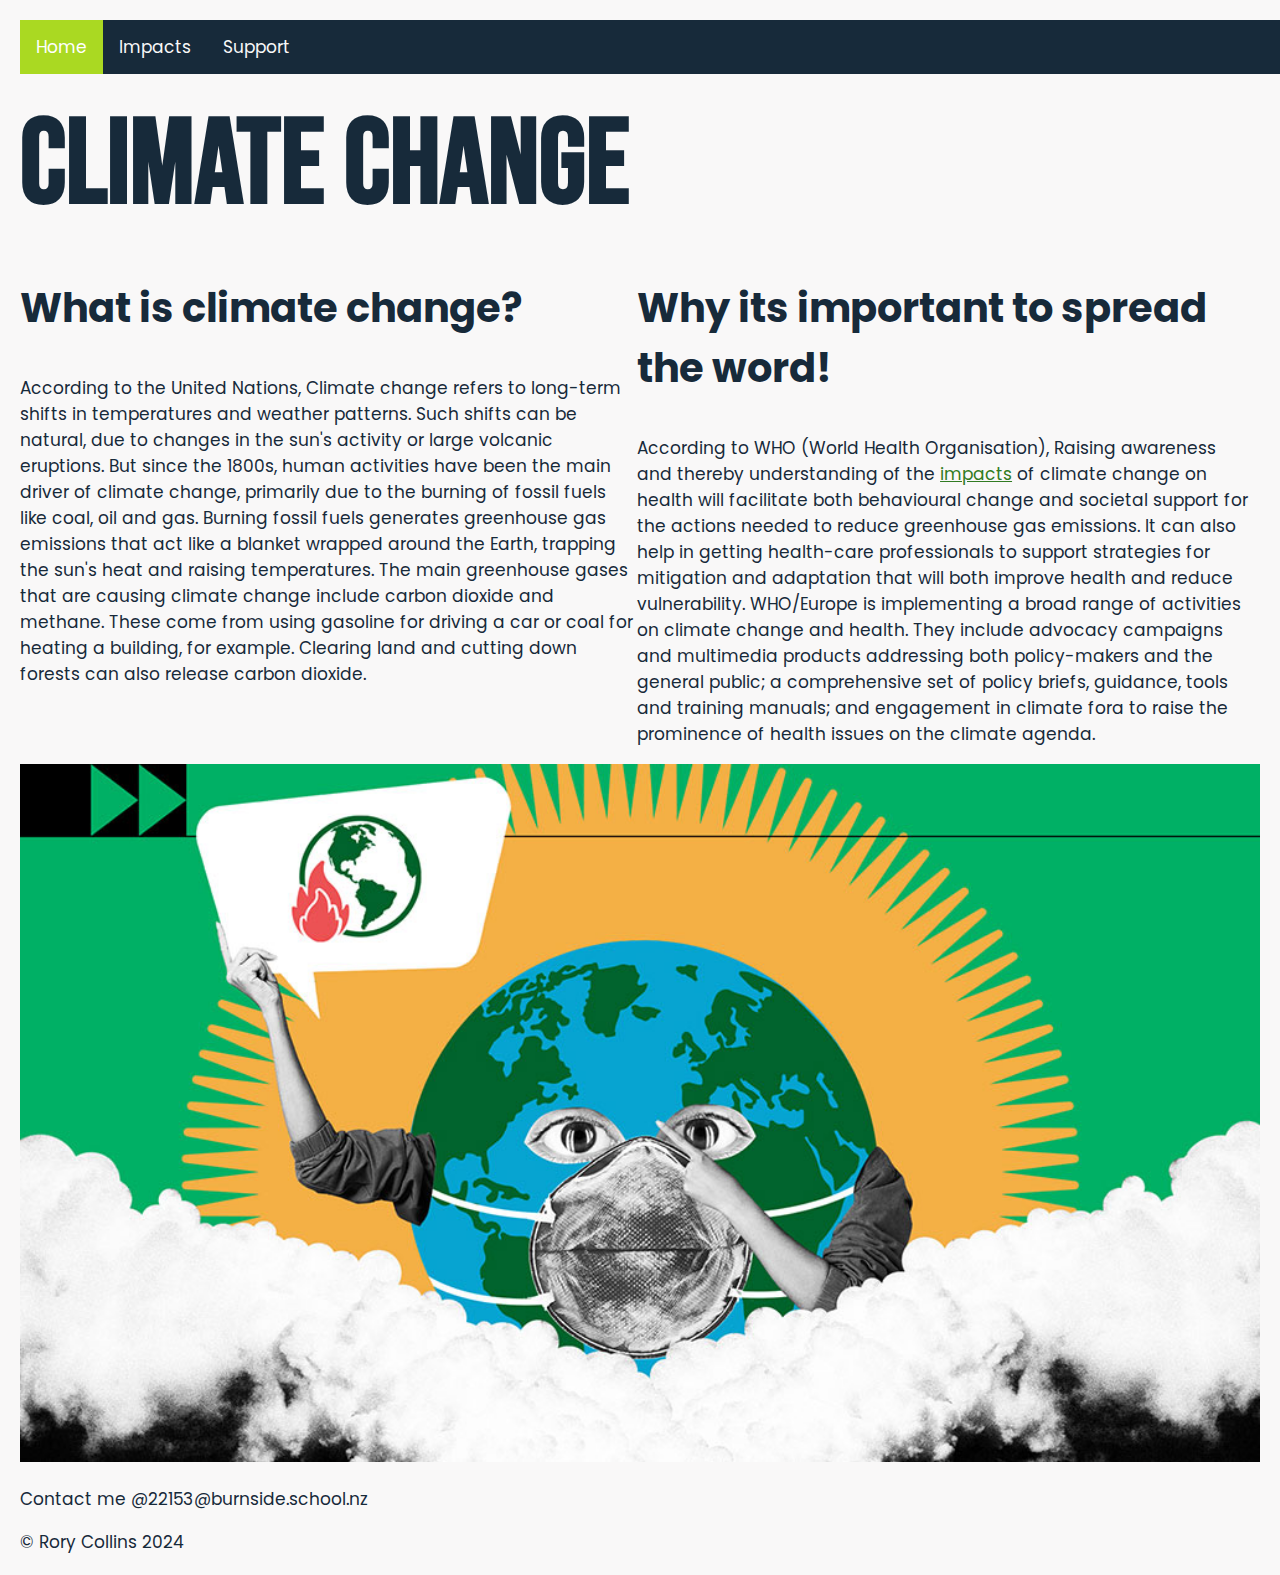
<file: index.html>
<!DOCTYPE html>
<html lang="en">
  <head>
    <meta charset="UTF-8">
    <meta name="viewport" content="width=device-width, initial-scale=1">
    <link rel="stylesheet" href="css/climatechangestyle.css">
    <title>Climate Change</title>
  </head>
  <body>
    <div class="topnav">
      <a class="active" href="index.html">Home</a>
      <a href="impacts.html">Impacts</a>
      <a href="support.html">Support</a>
    </div>
    <h1>Climate Change</h1>
    <div>
        <h2>What is climate change?</h2>
  
        <p>According to the United Nations, Climate change refers to long-term shifts in temperatures and weather patterns. 
          Such shifts can be natural, due to changes in the sun's activity or large volcanic eruptions. 
          But since the 1800s, human activities have been the main driver of climate change, primarily due to the burning of fossil fuels like coal, oil and gas. Burning fossil fuels generates greenhouse gas emissions that act like a blanket wrapped around the Earth, trapping the sun's heat and raising temperatures. 
          The main greenhouse gases that are causing climate change include carbon dioxide and methane. These come from using gasoline for driving a car or coal for heating a building, for example. Clearing land and cutting down forests can also release carbon dioxide. 
        </p>
    </div>
      <div>
      <h2>Why its important to spread the word!</h2>  
      <p>According to WHO (World Health Organisation), Raising awareness and thereby understanding of the <a href="impacts.html">impacts</a> of climate change on health will facilitate both behavioural change and societal support for the actions needed to reduce greenhouse gas emissions. 
        It can also help in getting health-care professionals to support strategies for mitigation and adaptation that will both improve health and reduce vulnerability. WHO/Europe is implementing a broad range of activities on climate change and health. 
        They include advocacy campaigns and multimedia products addressing both policy-makers and the general public; a comprehensive set of policy briefs, guidance, tools and training manuals; and engagement in climate fora to raise the prominence of health issues on the climate agenda.</p>
    </div>
    <img src="images/earth-asking-for-help.jpg" alt="This is an image of earth asking for help" >
    <p>Contact me @22153@burnside.school.nz</p>
    <p>©  Rory Collins 2024</p>
  </body>
</html>
</file>
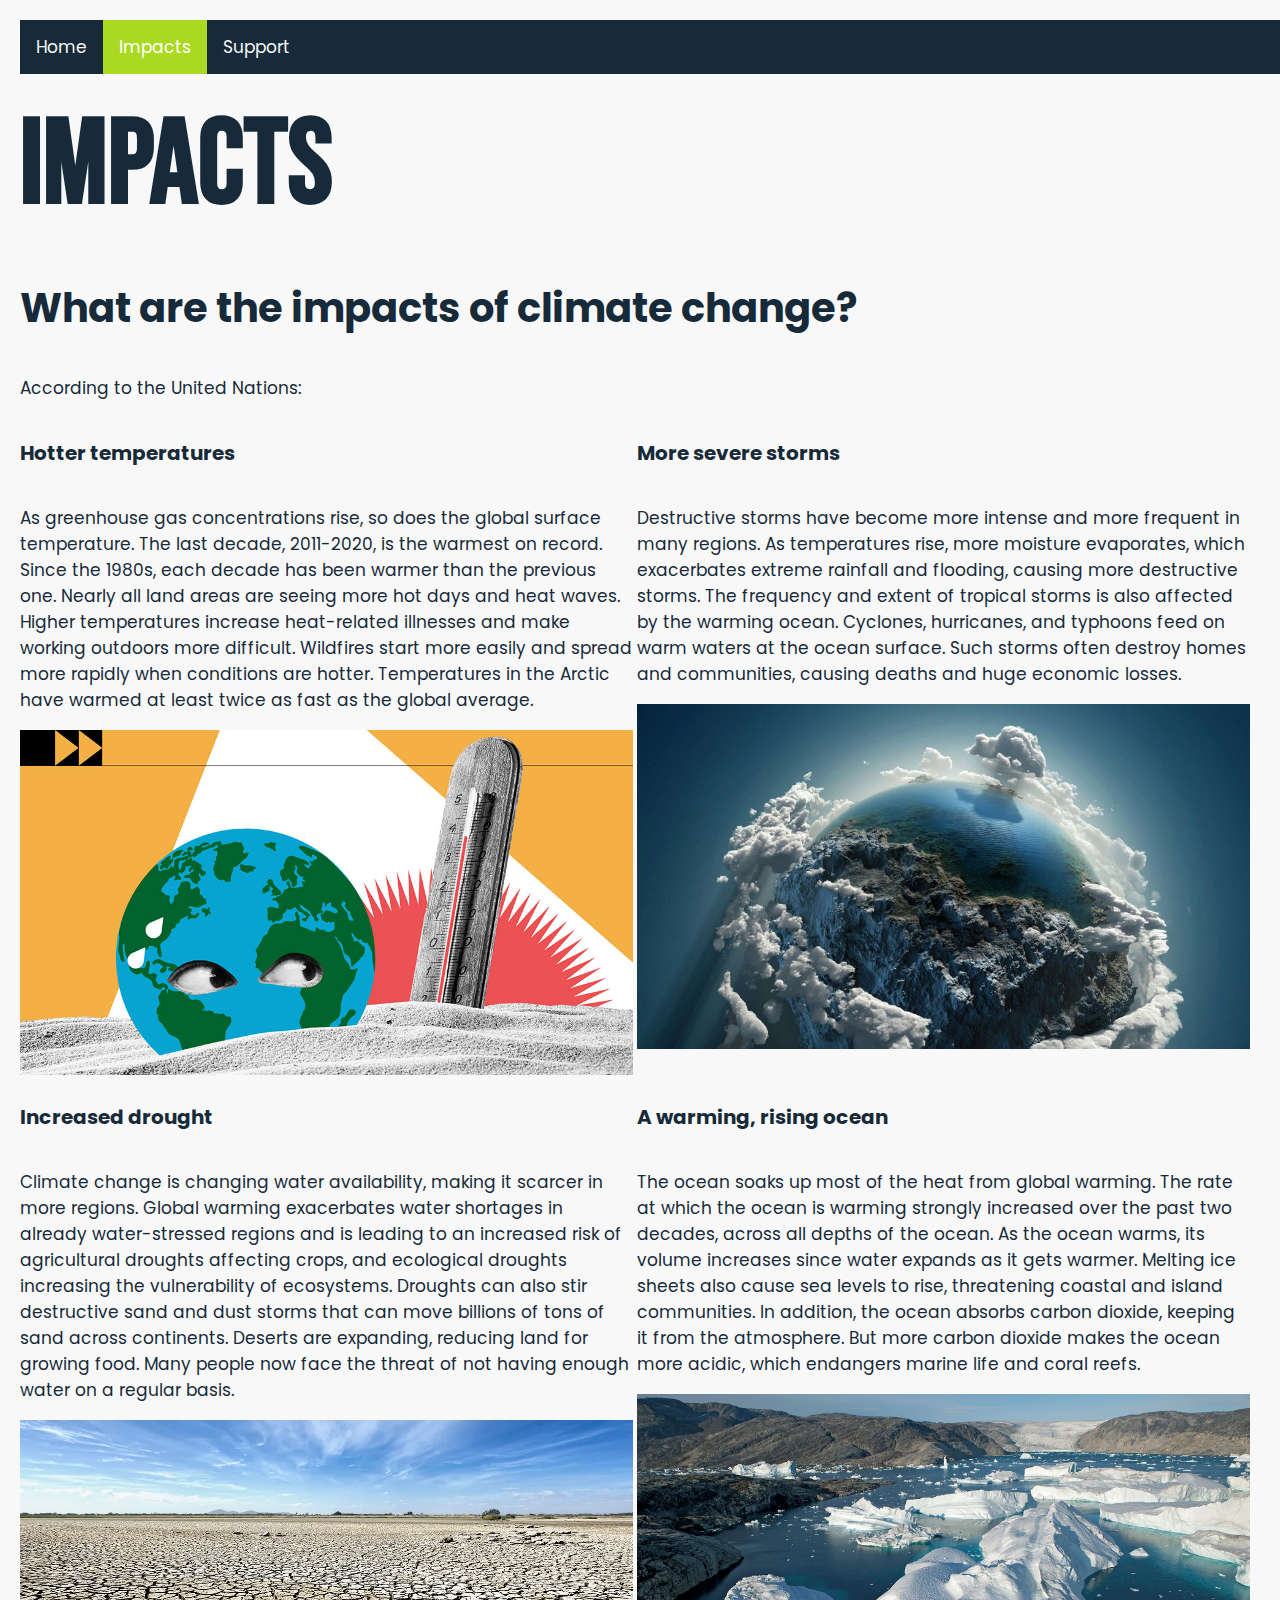
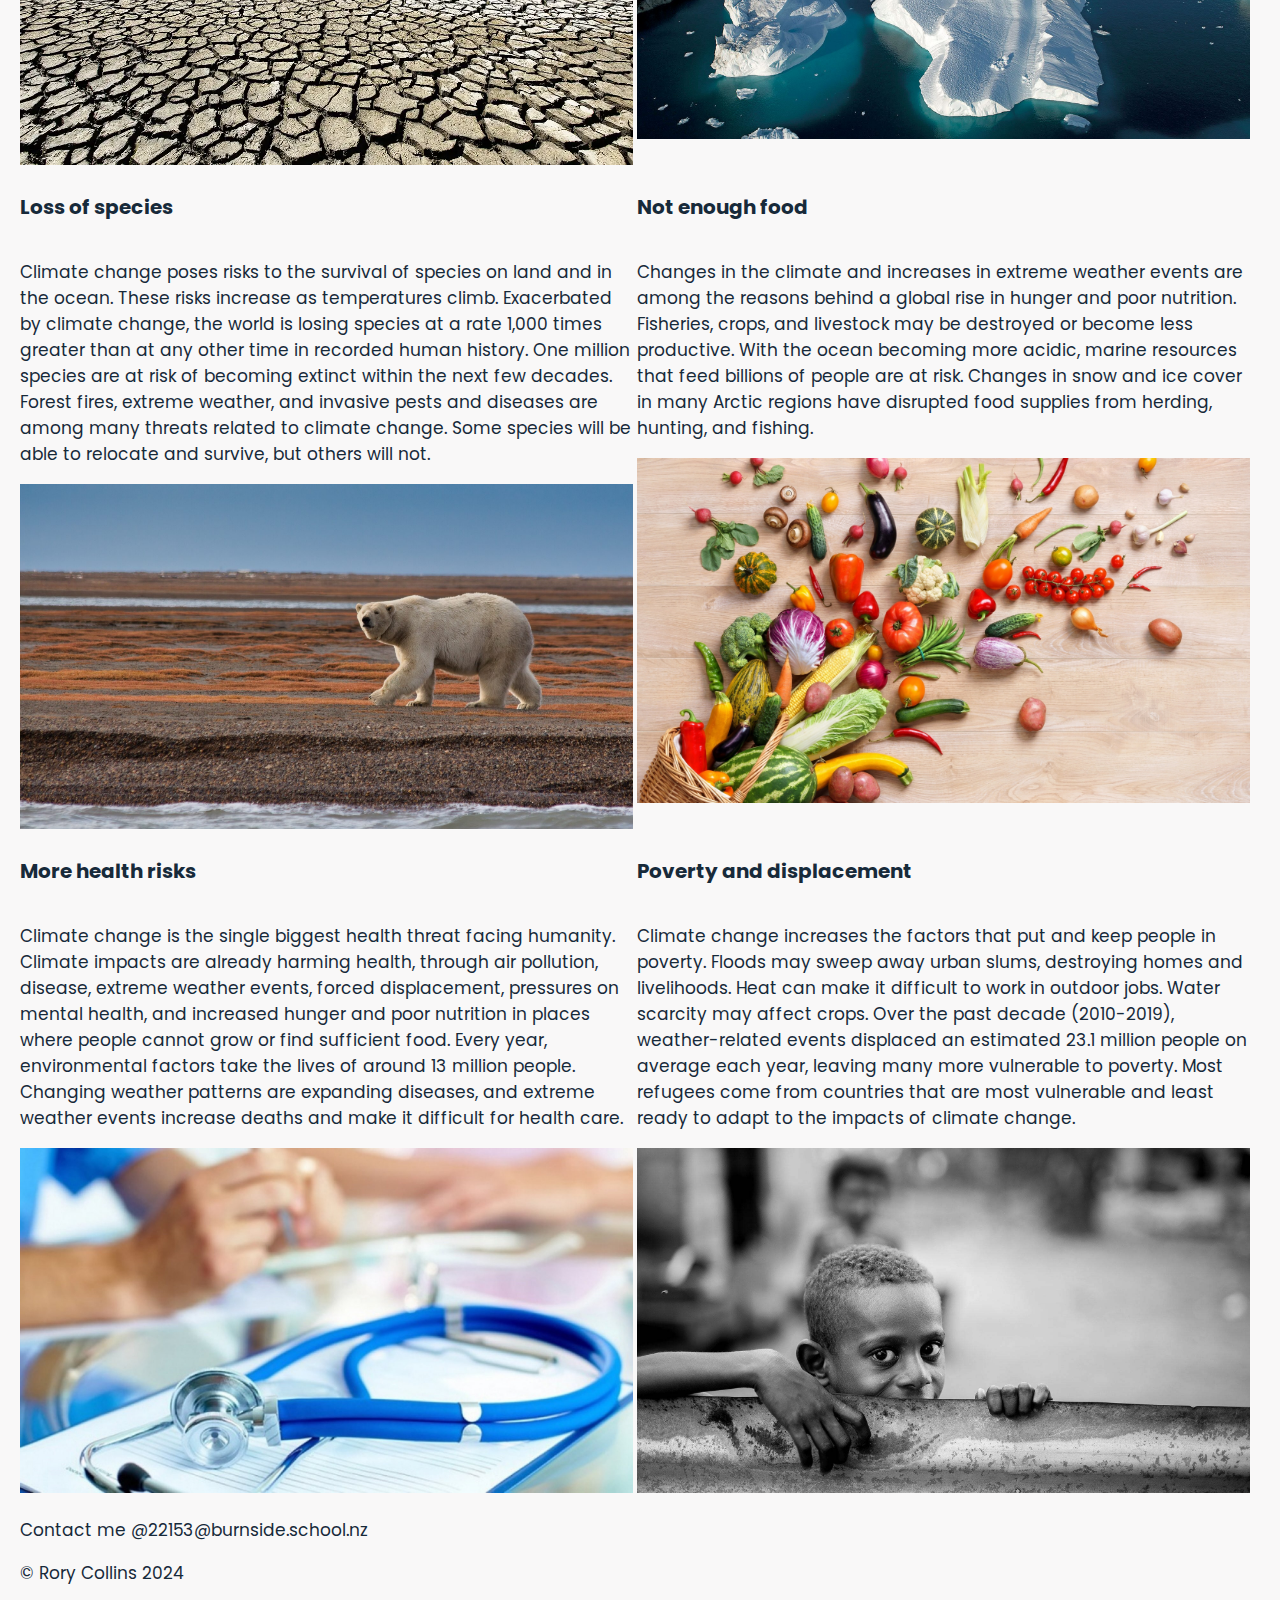
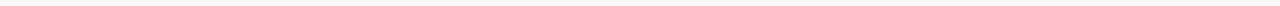
<file: impacts.html>
<!DOCTYPE html>
<html lang="en">
  <head>
    <meta charset="UTF-8">
    <meta name="viewport" content="width=device-width, initial-scale=1">
    <link rel="stylesheet" href="css/climatechangestyle.css">
    <title>Climate Change</title>
  </head>
  <body>
    <div class="topnav">
      <a href="index.html">Home</a>
      <a class="active" href="impacts.html">Impacts</a>
      <a href="support.html">Support</a>
    </div>
    <h1>Impacts</h1>
        <h2>What are the impacts of climate change?</h2>
        <p>According to the United Nations:</p>
        <div>
<h3>Hotter temperatures</h3>
<p>As greenhouse gas concentrations rise, so does the global surface temperature. The last decade, 2011-2020, is the warmest on record. Since the 1980s, each decade has been warmer than the previous one. Nearly all land areas are seeing more hot days and heat waves. Higher temperatures increase heat-related illnesses and make working outdoors more difficult. Wildfires start more easily and spread more rapidly when conditions are hotter. Temperatures in the Arctic have warmed at least twice as fast as the global average.</p>
<img src="images/climatechange11.jpg" alt="This is an image of the earth heating up">
</div>
<div>
<h3>More severe storms</h3>

<p>Destructive storms have become more intense and more frequent in many regions. As temperatures rise, more moisture evaporates, which exacerbates extreme rainfall and flooding, causing more destructive storms. The frequency and extent of tropical storms is also affected by the warming ocean. Cyclones, hurricanes, and typhoons feed on warm waters at the ocean surface. Such storms often destroy homes and communities, causing deaths and huge economic losses.</p>
<img src="images/header-effects-climate-change.2e16d0ba.fill-933x525-c100.jpg" alt="This is an image the world covered in clouds">
</div>
<div>
<h3>Increased drought</h3>

<p>Climate change is changing water availability, making it scarcer in more regions. Global warming exacerbates water shortages in already water-stressed regions and is leading to an increased risk of agricultural droughts affecting crops, and ecological droughts increasing the vulnerability of ecosystems. Droughts can also stir destructive sand and dust storms that can move billions of tons of sand across continents. Deserts are expanding, reducing land for growing food. Many people now face the threat of not having enough water on a regular basis.</p>
<img src="images/effectsbannernew-opt.webp" alt="This is an image of the earth heating up">
</div>
<div>
<h3>A warming, rising ocean</h3>

<p>The ocean soaks up most of the heat from global warming. The rate at which the ocean is warming strongly increased over the past two decades, across all depths of the ocean. As the ocean warms, its volume increases since water expands as it gets warmer. Melting ice sheets also cause sea levels to rise, threatening coastal and island communities. In addition, the ocean absorbs carbon dioxide, keeping it from the atmosphere. But more carbon dioxide makes the ocean more acidic, which endangers marine life and coral reefs.</p>
<img src="images/GreenlandCover_C16x9.jpg" alt="This is an image of  an iceberg">
</div>
<div>
<h3>Loss of species</h3>

<p>Climate change poses risks to the survival of species on land and in the ocean. These risks increase as temperatures climb. Exacerbated by climate change, the world is losing species at a rate 1,000 times greater than at any other time in recorded human history. One million species are at risk of becoming extinct within the next few decades. Forest fires, extreme weather, and invasive pests and diseases are among many threats related to climate change. Some species will be able to relocate and survive, but others will not.</p>
<img src="images/polar-bear-1920x1080.jpg" alt="This is an image of a polar bear">
</div>
<div>
<h3>Not enough food</h3>

<p>Changes in the climate and increases in extreme weather events are among the reasons behind a global rise in hunger and poor nutrition. Fisheries, crops, and livestock may be destroyed or become less productive. With the ocean becoming more acidic, marine resources that feed billions of people are at risk. Changes in snow and ice cover in many Arctic regions have disrupted food supplies from herding, hunting, and fishing.</p>
<img src="images/Screen-Shot-2019-08-27-at-10.58.17-AM.png" alt="This is an image of a wheat field">
</div>
<div>
<h3>More health risks</h3>

<p>Climate change is the single biggest health threat facing humanity. Climate impacts are already harming health, through air pollution, disease, extreme weather events, forced displacement, pressures on mental health, and increased hunger and poor nutrition in places where people cannot grow or find sufficient food. Every year, environmental factors take the lives of around 13 million people. Changing weather patterns are expanding diseases, and extreme weather events increase deaths and make it difficult for health care.</p>
<img src="images/1324682-1920x1080-desktop-1080p-health-wallpaper-image.jpg" alt="This is an image of a stethoscope">
</div>
<div>
<h3>Poverty and displacement</h3>

<p>Climate change increases the factors that put and keep people in poverty. Floods may sweep away urban slums, destroying homes and livelihoods. Heat can make it difficult to work in outdoor jobs. Water scarcity may affect crops. Over the past decade (2010-2019), weather-related events displaced an estimated 23.1 million people on average each year, leaving many more vulnerable to poverty. Most refugees come from countries that are most vulnerable and least ready to adapt to the impacts of climate change.</p>
<img src="images/richmanpoorman_hero.jpg" alt="This is an image of a young poor boy, most likely in poverty">
</div>
    <p>Contact me @22153@burnside.school.nz</p>
    <p>©  Rory Collins 2024</p>
  </body>
</html>
</file>
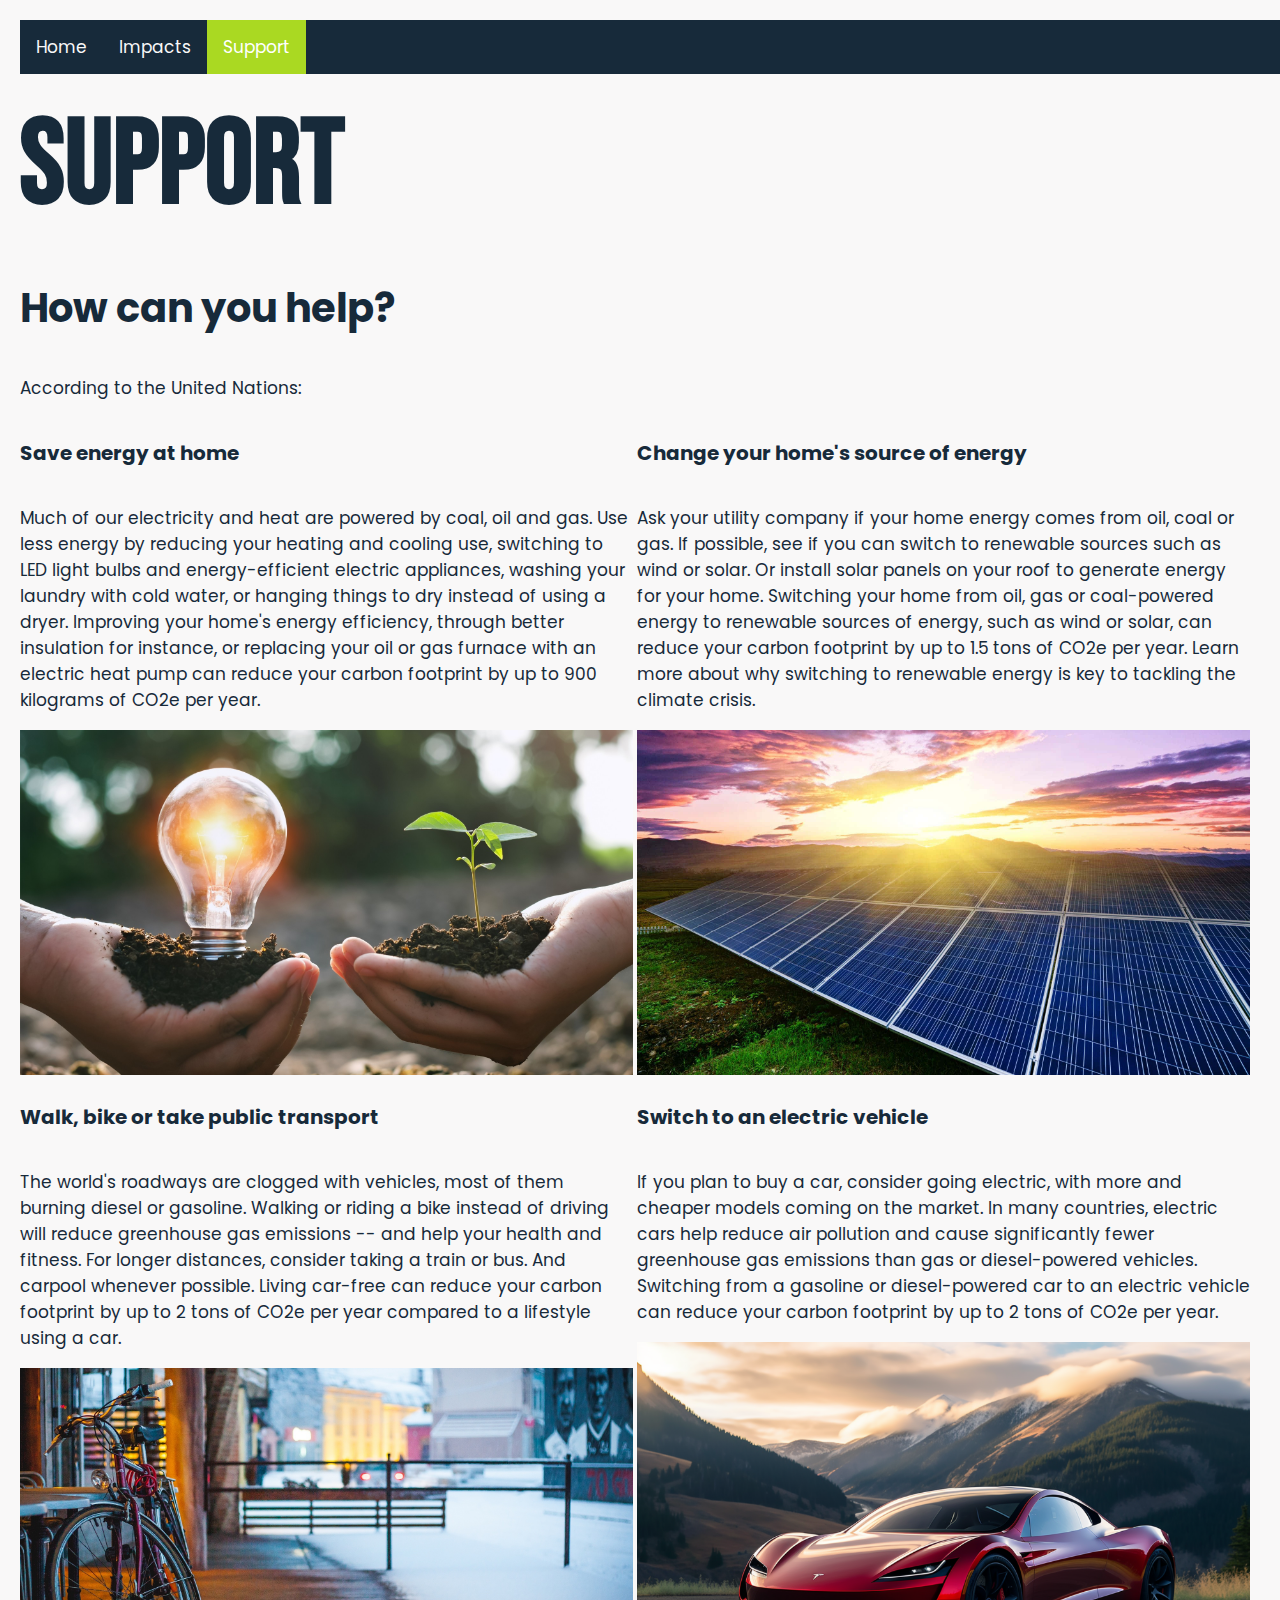
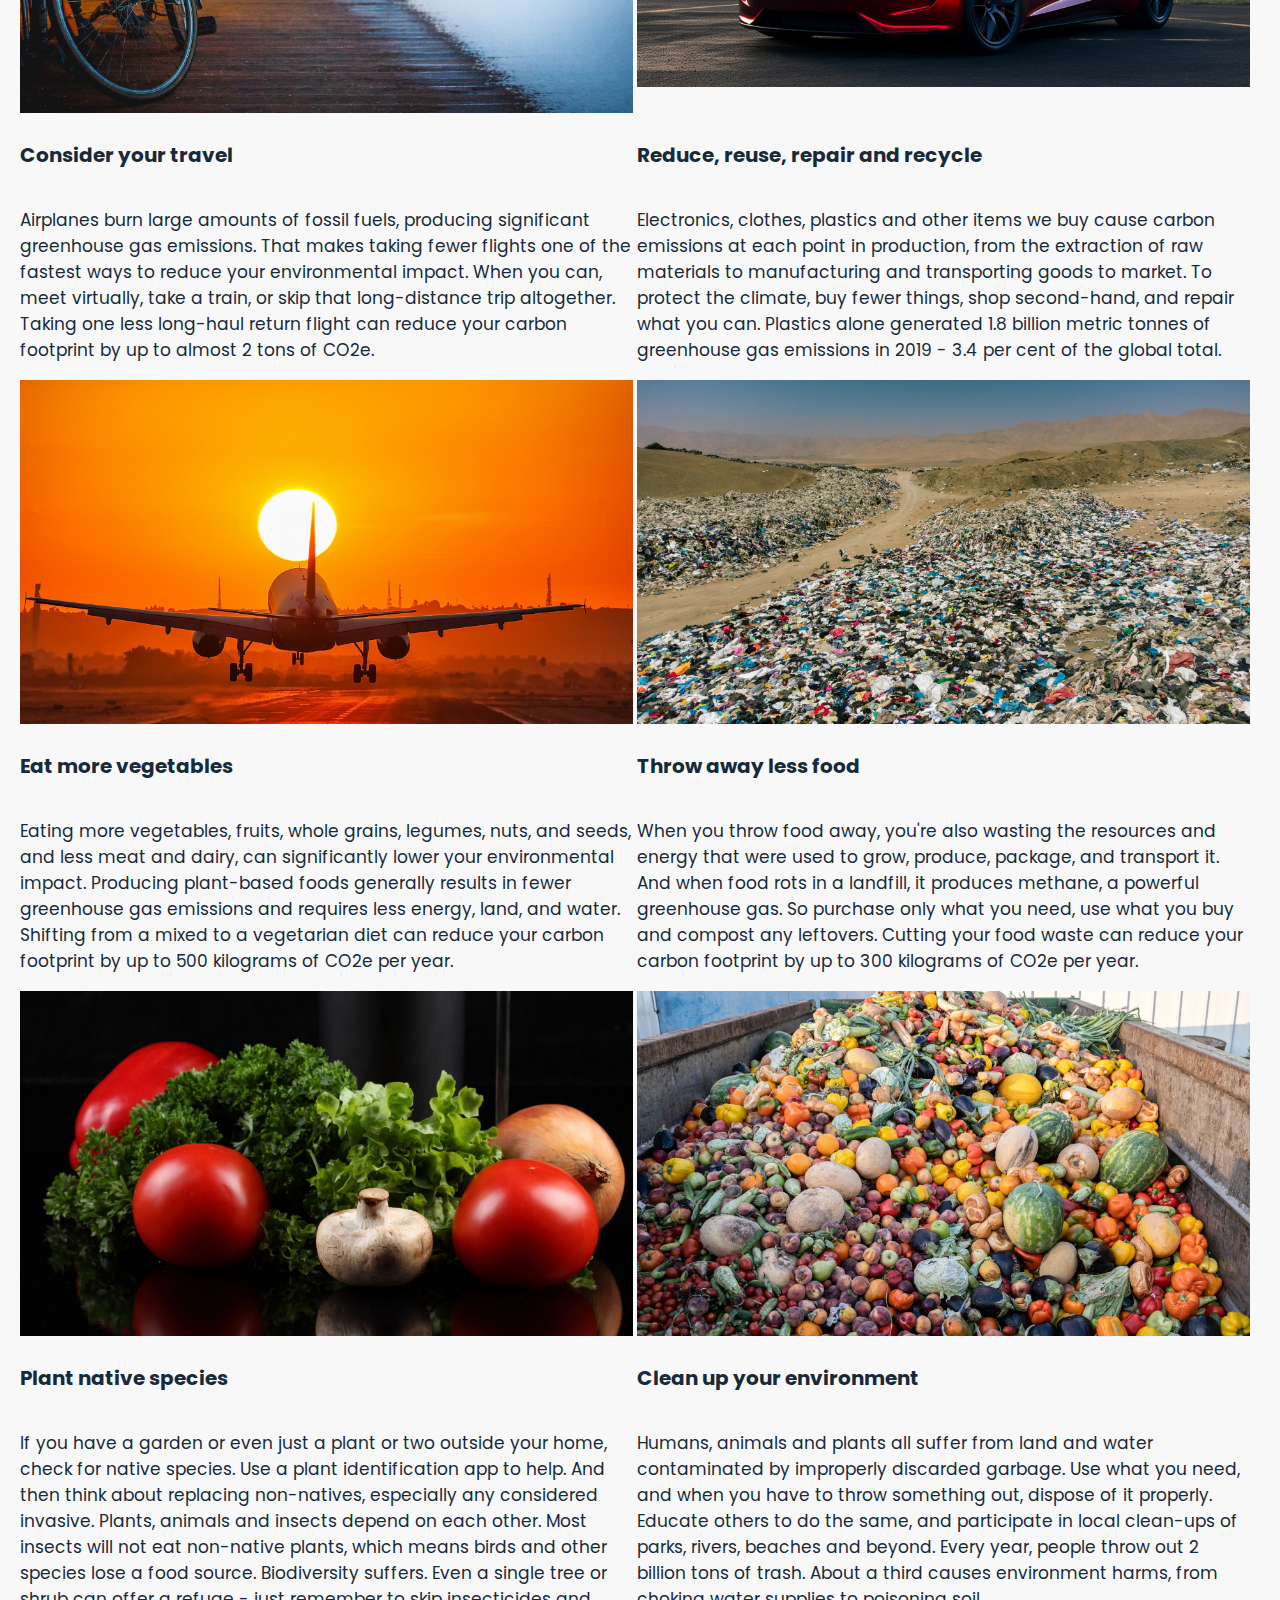
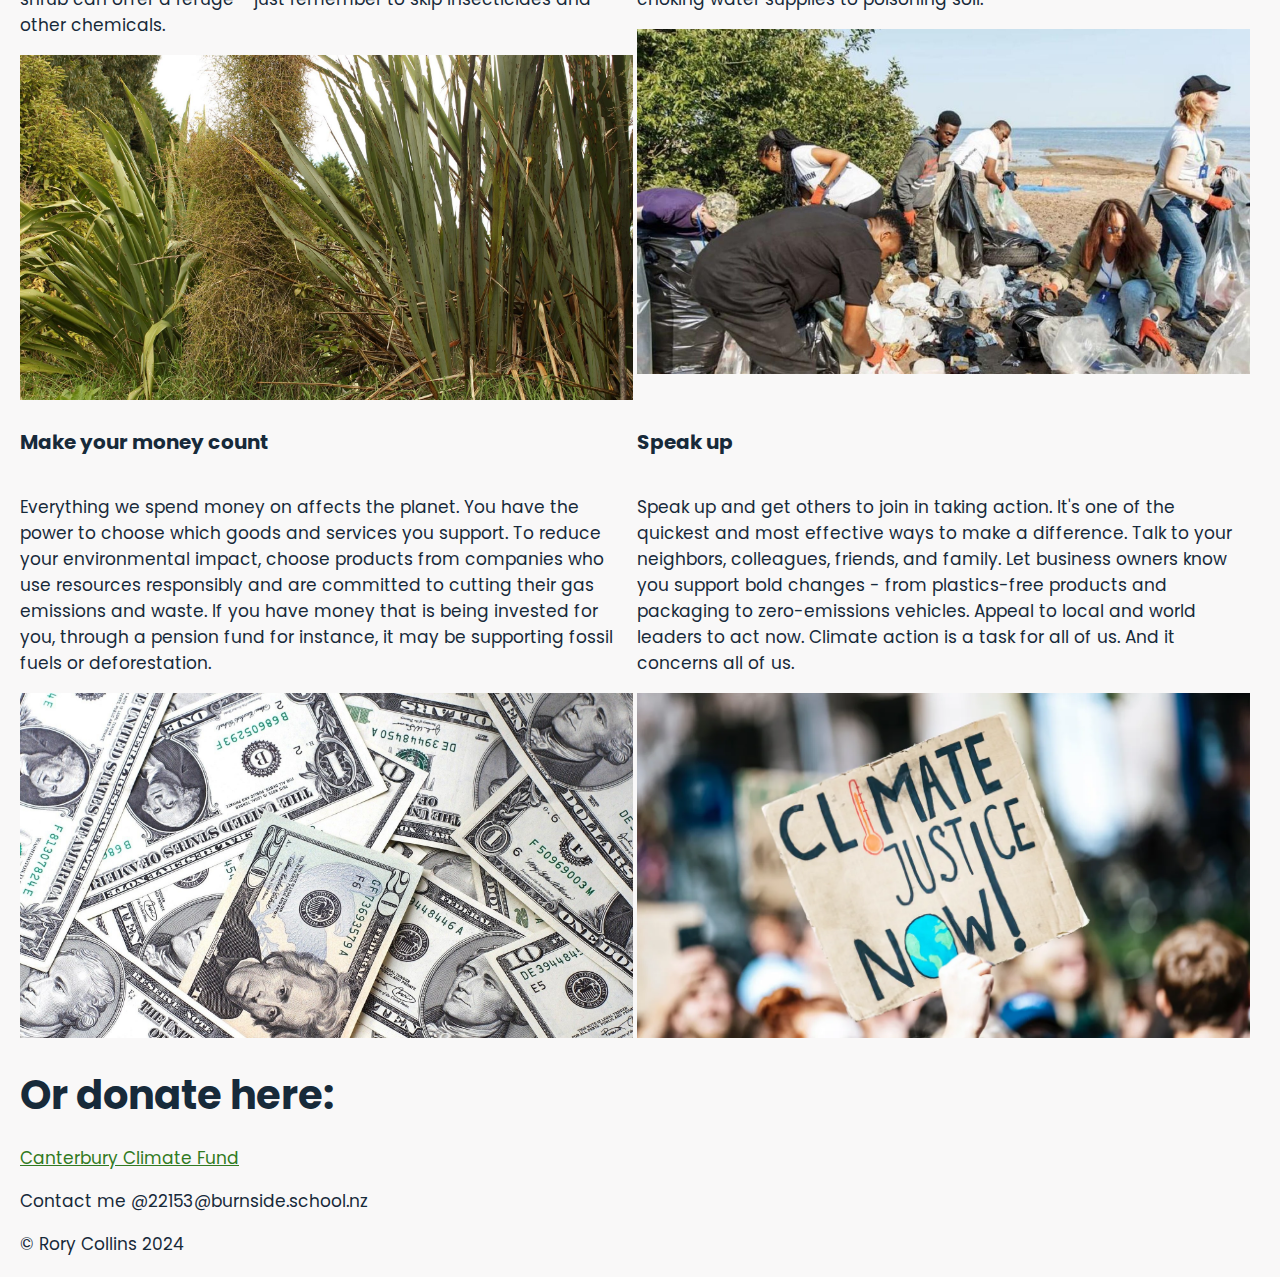
<file: support.html>
<!DOCTYPE html>
<html lang="en">
  <head>
    <meta charset="UTF-8">
    <meta name="viewport" content="width=device-width, initial-scale=1">
    <link rel="stylesheet" href="css/climatechangestyle.css">
    <title>Climate Change</title>
  </head>
  <body>
    <div class="topnav">
      <a href="index.html">Home</a>
      <a href="impacts.html">Impacts</a>
      <a class="active" href="support.html">Support</a>
    </div>
    <h1>Support</h1>
        <h2>How can you help?</h2>
        <p>According to the United Nations:</p>
      <div>
<h3>Save energy at home</h3>
<p>Much of our electricity and heat are powered by coal, oil and gas. Use less energy by reducing your heating and cooling use, switching to LED light bulbs and energy-efficient electric appliances, washing your laundry with cold water, or hanging things to dry instead of using a dryer. Improving your home's energy efficiency, through better insulation for instance, or replacing your oil or gas furnace with an electric heat pump can reduce your carbon footprint by up to 900 kilograms of CO2e per year.</p>
<img src="images/energy-saving-25.jpg" alt="This is an image of a lightbulb in one hand and the environment in the other">
</div>
<div>
<h3>Change your home's source of energy</h3>
<p>Ask your utility company if your home energy comes from oil, coal or gas. If possible, see if you can switch to renewable sources such as wind or solar. Or install solar panels on your roof to generate energy for your home. Switching your home from oil, gas or coal-powered energy to renewable sources of energy, such as wind or solar, can reduce your carbon footprint by up to 1.5 tons of CO2e per year. Learn more about why switching to renewable energy is key to tackling the climate crisis.</p>

<img src="images/blue-solar-panels-and-pink-sunset-sky-m9ckjrvw449z3nxo.jpg" alt="This is an image of solar panels">
</div>
<div>
<h3>Walk, bike or take public transport</h3>
<p>The world's roadways are clogged with vehicles, most of them burning diesel or gasoline. Walking or riding a bike instead of driving will reduce greenhouse gas emissions -- and help your health and fitness. For longer distances, consider taking a train or bus. And carpool whenever possible. Living car-free can reduce your carbon footprint by up to 2 tons of CO2e per year compared to a lifestyle using a car.</p>

<img src="images/296803-1920x1080-desktop-full-hd-bicycle-wallpaper.jpg" alt="This is an image of a bicycle">
</div>
<div>
<h3>Switch to an electric vehicle</h3>
<p>If you plan to buy a car, consider going electric, with more and cheaper models coming on the market. In many countries, electric cars help reduce air pollution and cause significantly fewer greenhouse gas emissions than gas or diesel-powered vehicles.  Switching from a gasoline or diesel-powered car to an electric vehicle can reduce your carbon footprint by up to 2 tons of CO2e per year.</p>

<img src="images/teslas-technological-invnovation-ev.png" alt="This is an image of an electric car (a tesla)">
</div>
<div>
<h3>Consider your travel</h3>
<p>Airplanes burn large amounts of fossil fuels, producing significant greenhouse gas emissions. That makes taking fewer flights one of the fastest ways to reduce your environmental impact. When you can, meet virtually, take a train, or skip that long-distance trip altogether. Taking one less long-haul return flight can reduce your carbon footprint by up to almost 2 tons of CO2e.</p>

<img src="images/740878.jpg" alt="This is an image of a plane flying releasing C02">
</div>
<div>
<h3>Reduce, reuse, repair and recycle</h3>
<p>Electronics, clothes, plastics and other items we buy cause carbon emissions at each point in production, from the extraction of raw materials to manufacturing and transporting goods to market. To protect the climate, buy fewer things, shop second-hand, and repair what you can. Plastics alone generated 1.8 billion metric tonnes of greenhouse gas emissions in 2019 - 3.4 per cent of the global total.</p>

<img src="images/000_9PK6MQ.webp" alt="This is an image of a mass amount of trashed clothing">
</div>
<div>
<h3>Eat more vegetables</h3>
<p>Eating more vegetables, fruits, whole grains, legumes, nuts, and seeds, and less meat and dairy, can significantly lower your environmental impact. Producing plant-based foods generally results in fewer greenhouse gas emissions and requires less energy, land, and water. Shifting from a mixed to a vegetarian diet can reduce your carbon footprint by up to 500 kilograms of CO2e per year.</p>

<img src="images/thumb-1920-420167.jpg" alt="This is an image of some vegetables">
</div>
<div>
<h3>Throw away less food</h3>
<p>When you throw food away, you're also wasting the resources and energy that were used to grow, produce, package, and transport it. And when food rots in a landfill, it produces methane, a powerful greenhouse gas. So purchase only what you need, use what you buy and compost any leftovers. Cutting your food waste can reduce your carbon footprint by up to 300 kilograms of CO2e per year.</p>

<img src="images/8BC69D77-99DF-46CB-B029DF3BDF632453_source.webp" alt="This is an image of some food waste">
</div>
<div>
<h3>Plant native species</h3>
<p>If you have a garden or even just a plant or two outside your home, check for native species. Use a plant identification app to help. And then think about replacing non-natives, especially any considered invasive. Plants, animals and insects depend on each other. Most insects will not eat non-native plants, which means birds and other species lose a food source. Biodiversity suffers. Even a single tree or shrub can offer a refuge - just remember to skip insecticides and other chemicals.</p>

<img src="images/phormiumcookianumonleftp_tenaxonright.jpg" alt="This is an image of a native plant">
</div>
<div>
<h3>Clean up your environment</h3>
<p>Humans, animals and plants all suffer from land and water contaminated by improperly discarded garbage. Use what you need, and when you have to throw something out, dispose of it properly. Educate others to do the same, and participate in local clean-ups of parks, rivers, beaches and beyond. Every year, people throw out 2 billion tons of trash. About a third causes environment harms, from choking water supplies to poisoning soil.</p>

<img src="images/1065063826_0_54_1024_630_1920x0_80_0_0_c418b6eec5c185cc994d6fda0f98b0ca.jpg" alt="This is an image of some poeple cleaning the environment">
</div>
<div>
<h3>Make your money count</h3>
<p>Everything we spend money on affects the planet. You have the power to choose which goods and services you support. To reduce your environmental impact, choose products from companies who use resources responsibly and are committed to cutting their gas emissions and waste. If you have money that is being invested for you, through a pension fund for instance, it may be supporting fossil fuels or deforestation.</p>

<img src="images/2156081-1920x1080-desktop-full-hd-money-wallpaper-photo.jpg" alt="This is an image of money">
</div>
<div>
<h3>Speak up</h3>
<p>Speak up and get others to join in taking action. It's one of the quickest and most effective ways to make a difference. Talk to your neighbors, colleagues, friends, and family. Let business owners know you support bold changes - from plastics-free products and packaging to zero-emissions vehicles. Appeal to local and world leaders to act now. Climate action is a task for all of us. And it concerns all of us.</p>

<img src="images/climatejusticenow.webp" alt="This is an image of a protesters asking for climate justice now">
</div>
<div>
<h2>Or donate here:</h2>
<a href="https://www.alumni.canterbury.ac.nz/climate-fund-nz">Canterbury Climate Fund</a>
      </div>
    <p>Contact me @22153@burnside.school.nz</p>
    <p>©  Rory Collins 2024</p>
  </body>
</html>
</file>
<file: css/climatechangestyle.css>
@import url('https://fonts.googleapis.com/css?family=Courier+Prime');
@import url('https://fonts.googleapis.com/css?family=Luckiest+Guy');
@import url('https://fonts.googleapis.com/css2?family=Cabin:');
@import url('https://fonts.googleapis.com/css2?family=Poppins');
@import url('https://fonts.googleapis.com/css2?family=Bebas+Neue');

/* This bit you can't change. */
body {
  margin: 20px;
  font-family: 'Poppins';
  color: #172A3A;
  background-color: #f9f8f8;
}

h1, h2, h3 {
  text-align: center;
  margin: 0;
  padding: 20px 0;
}
h1{
  font-family: 'Bebas Neue';
  font-size: 120px;
  text-align: left;
}
h2{
  font-size: 40px;
  text-align: left;
}
h3{
  font-size: 20px;
  text-align: left;
}

h1, h3, span{
 color: #172A3A;
}

span{
   font-family: "Poppins";
}
/* Override heading and span styles here. */

div{
  display: inline-block;
  vertical-align: top;
  width: 49.44%;
}
a{
  font-size: 17px;
  color: #317B22;
}
p{
  font-size: 17px;
}
img{
  display: inline-block;
  margin-top: auto;
  margin-bottom: auto;
  width: 100%;
}
iframe{
  display: block;
  margin-left: auto;
  margin-right: auto;
  width: 100%;
  border: 10px rgb(0, 0, 0) solid;
}
/* Add a black background color to the top navigation */
.topnav {
  background-color: #172A3A;
  overflow: hidden;
  margin: -20;
  width: 102.1%;
}

/* Style the links inside the navigation bar */
.topnav a {
  float: left;
  color: #F9F8F8;
  text-align: center;
  padding: 14px 16px;
  text-decoration: none;
  font-size: 17px;
}

/* Change the color of links on hover */
.topnav a:hover {
  background-color: #508991;
  color: black;
}

/* Add a color to the active/current link */
.topnav a.active {
  background-color: #AAD922;
  color: white;
}
</file>
